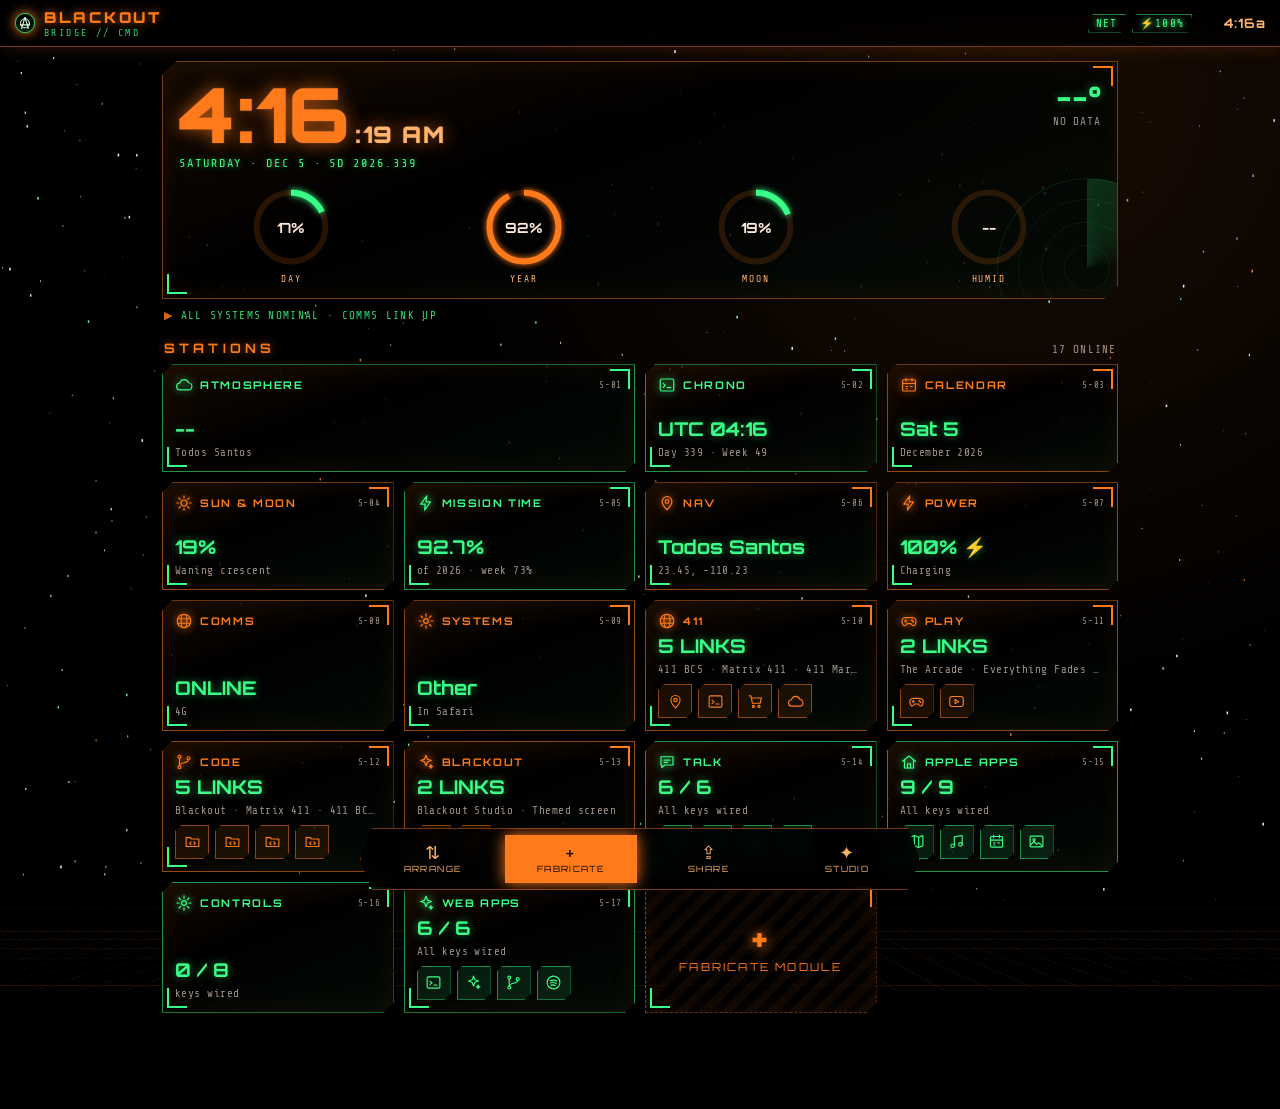
<file: index.html>
<!doctype html>
<html lang="en">
<head>
  <meta charset="utf-8" />
  <script>
    // Studio links (/#c=...) were made for the themed one-page screen: send them there.
    if (location.hash.indexOf("#c=") === 0) location.replace("/screen" + location.hash);
  </script>
  <meta name="viewport" content="width=device-width, initial-scale=1, viewport-fit=cover" />
  <meta name="theme-color" content="#000000" />
  <meta name="robots" content="noindex, nofollow" />
  <meta name="apple-mobile-web-app-capable" content="yes" />
  <meta name="mobile-web-app-capable" content="yes" />
  <meta name="apple-mobile-web-app-status-bar-style" content="black-translucent" />
  <meta name="apple-mobile-web-app-title" content="Blackout" />
  <meta name="format-detection" content="telephone=no" />
  <title>BLACKOUT // BRIDGE</title>
  <!-- share + install metadata -->
  <meta name="description" content="Blackout Bridge: a spaceship-bridge control center for your phone. Build your own modules right on the screen." />
  <link rel="canonical" href="https://matrix-blackout-orpin.vercel.app/" />
  <meta property="og:type" content="website" />
  <meta property="og:site_name" content="Matrix Blackout" />
  <meta property="og:url" content="https://matrix-blackout-orpin.vercel.app/" />
  <meta property="og:title" content="BLACKOUT // BRIDGE" />
  <meta property="og:description" content="Blackout Bridge: a spaceship-bridge control center for your phone. Build your own modules right on the screen." />
  <meta property="og:locale" content="en_US" />
  <meta property="og:locale:alternate" content="es_MX" />
  <meta property="og:image" content="https://matrix-blackout-orpin.vercel.app/og-image.jpg" />
  <meta property="og:image:type" content="image/jpeg" />
  <meta property="og:image:width" content="1200" />
  <meta property="og:image:height" content="630" />
  <meta property="og:image:alt" content="Blackout Bridge: a falling-code starship bridge for your phone" />
  <meta name="twitter:card" content="summary_large_image" />
  <meta name="twitter:title" content="BLACKOUT // BRIDGE" />
  <meta name="twitter:description" content="Blackout Bridge: a spaceship-bridge control center for your phone. Build your own modules right on the screen." />
  <meta name="twitter:image" content="https://matrix-blackout-orpin.vercel.app/og-image.jpg" />
  <!-- /share + install metadata -->
  <link rel="manifest" href="/manifest.json" />
  <link rel="icon" href="/matrix-icon.svg" type="image/svg+xml" />
  <link rel="icon" href="/favicon.ico" sizes="16x16 32x32 48x48" />
  <link rel="icon" href="/favicon-32.png" sizes="32x32" type="image/png" />
  <link rel="apple-touch-icon" href="/apple-touch-icon.png" sizes="180x180" />
  <link rel="preconnect" href="https://fonts.googleapis.com" />
  <link rel="preconnect" href="https://fonts.gstatic.com" crossorigin />
  <link href="https://fonts.googleapis.com/css2?family=Orbitron:wght@500;700;900&family=Share+Tech+Mono&display=swap" rel="stylesheet" />
  <link rel="stylesheet" href="/app.css" />
</head>
<body>
  <canvas id="space" aria-hidden="true"></canvas>
  <div class="grid-floor" aria-hidden="true"></div>
  <div class="sweep" aria-hidden="true"></div>

  <header class="hud-top">
    <div class="callsign">
      <img src="/matrix-icon.svg" alt="" width="22" height="22" />
      <div>
        <b id="ship-name">BLACKOUT</b>
        <small id="ship-sub">BRIDGE // CMD</small>
      </div>
    </div>
    <div class="hud-lights">
      <span class="light" id="net" aria-live="polite">NET</span>
      <span class="light" id="pwr">PWR</span>
      <span class="hud-clock" id="hud-clock">--:--</span>
    </div>
  </header>

  <main class="bridge" id="bridge">
    <section class="viewscreen panel" id="viewscreen" aria-label="Main viewscreen"></section>
    <p class="ticker" id="ticker" aria-live="off"></p>
    <div class="deck-head">
      <h2>STATIONS</h2>
      <span id="station-count"></span>
    </div>
    <div class="modules" id="modules"></div>
  </main>

  <nav class="dock" aria-label="Bridge controls">
    <button type="button" id="dock-edit" class="dock-btn" aria-pressed="false"><span>⇅</span>ARRANGE</button>
    <button type="button" id="dock-fab" class="dock-btn primary"><span>+</span>FABRICATE</button>
    <button type="button" id="dock-share" class="dock-btn"><span>⇪</span>SHARE</button>
    <a href="/build" class="dock-btn"><span>✦</span>STUDIO</a>
  </nav>

  <div class="sheet-backdrop" id="sheet-backdrop" hidden></div>
  <section class="sheet panel" id="sheet" role="dialog" aria-modal="true" aria-labelledby="sheet-title" hidden>
    <header class="sheet-head">
      <span class="sheet-icon" id="sheet-icon"></span>
      <h2 id="sheet-title"></h2>
      <div class="sheet-actions" id="sheet-actions"></div>
      <button type="button" class="icon-btn" id="sheet-close" aria-label="Close">✕</button>
    </header>
    <div class="sheet-body" id="sheet-body"></div>
  </section>

  <div class="toast" id="toast" role="status" aria-live="polite"></div>

  <noscript><p style="color:#ff7a1a;font-family:monospace;padding:16px">The bridge needs JavaScript turned on.</p></noscript>
  <script src="/themes.js"></script>
  <script src="/config.js"></script>
  <script src="/app.js"></script>
  <script src="/visit-counter.js" data-site="matrix-blackout" defer></script>
</body>
</html>
</file>
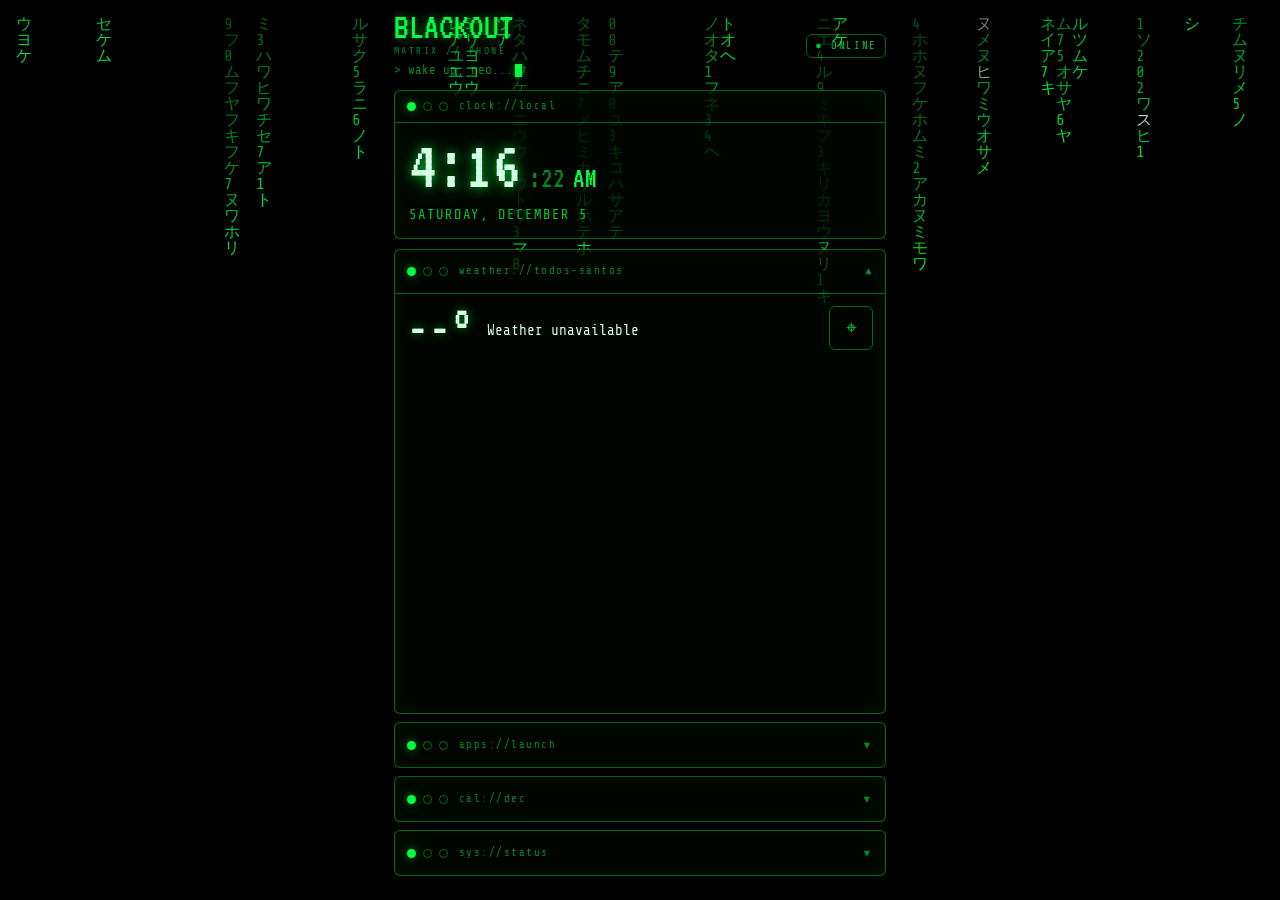
<file: screen.html>
<!doctype html>
<html lang="en">
<head>
  <meta charset="utf-8" />
  <meta name="viewport" content="width=device-width, initial-scale=1, maximum-scale=1, minimum-scale=1, user-scalable=no, viewport-fit=cover" />
  <meta name="theme-color" content="#000000" />
  <meta name="robots" content="noindex, nofollow" />
  <meta name="apple-mobile-web-app-capable" content="yes" />
  <meta name="mobile-web-app-capable" content="yes" />
  <meta name="apple-mobile-web-app-status-bar-style" content="black-translucent" />
  <meta name="apple-mobile-web-app-title" content="Blackout" />
  <title>MATRIX // BLACKOUT</title>
  <!-- share + install metadata -->
  <meta name="description" content="Matrix Blackout: a falling-code control screen for your phone." />
  <link rel="canonical" href="https://matrix-blackout-orpin.vercel.app/screen" />
  <meta property="og:type" content="website" />
  <meta property="og:site_name" content="Matrix Blackout" />
  <meta property="og:url" content="https://matrix-blackout-orpin.vercel.app/screen" />
  <meta property="og:title" content="MATRIX // BLACKOUT" />
  <meta property="og:description" content="Matrix Blackout: a falling-code control screen for your phone." />
  <meta property="og:locale" content="en_US" />
  <meta property="og:locale:alternate" content="es_MX" />
  <meta property="og:image" content="https://matrix-blackout-orpin.vercel.app/og-image.jpg" />
  <meta property="og:image:type" content="image/jpeg" />
  <meta property="og:image:width" content="1200" />
  <meta property="og:image:height" content="630" />
  <meta property="og:image:alt" content="Blackout Bridge: a falling-code starship bridge for your phone" />
  <meta name="twitter:card" content="summary_large_image" />
  <meta name="twitter:title" content="MATRIX // BLACKOUT" />
  <meta name="twitter:description" content="Matrix Blackout: a falling-code control screen for your phone." />
  <meta name="twitter:image" content="https://matrix-blackout-orpin.vercel.app/og-image.jpg" />
  <!-- /share + install metadata -->
  <link rel="manifest" href="/manifest.json" />
  <link rel="icon" href="/matrix-icon.svg" type="image/svg+xml" />
  <link rel="icon" href="/favicon.ico" sizes="16x16 32x32 48x48" />
  <link rel="icon" href="/favicon-32.png" sizes="32x32" type="image/png" />
  <link rel="apple-touch-icon" href="/apple-touch-icon.png" sizes="180x180" />
  <link rel="preconnect" href="https://fonts.googleapis.com" />
  <link rel="preconnect" href="https://fonts.gstatic.com" crossorigin />
  <link href="https://fonts.googleapis.com/css2?family=Share+Tech+Mono&family=VT323&display=swap" rel="stylesheet" />
  <link rel="stylesheet" href="/screen.css" />
</head>
<body>
  <noscript><p style="color:#35ff76;font-family:monospace;padding:16px">Blackout needs JavaScript turned on.</p></noscript>
  <script src="/themes.js"></script>
  <script src="/screen.js"></script>
  <script src="/visit-counter.js" data-site="matrix-blackout" data-hide="body" defer></script>
</body>
</html>
</file>
<file: app.css>
/* BLACKOUT // BRIDGE — a spaceship bridge on black: neon orange structure,
 * neon green live readouts, glowing cut-corner panels and HUD type. Mobile
 * first; the module grid widens on bigger screens. Safe areas pad for the
 * notch and the home bar. */

:root {
  --bg: #000;
  --orange: #ff7a1a;
  --orange-hi: #ffb36b;
  --orange-dim: rgb(255 122 26 / 0.45);
  --orange-faint: rgb(255 122 26 / 0.12);
  --green: #39ff88;
  --green-hi: #c8ffe0;
  --green-dim: rgb(57 255 136 / 0.5);
  --green-faint: rgb(57 255 136 / 0.1);
  --cyan: #2ef2ff;
  --red: #ff3b4e;
  --magenta: #ff3bd4;
  --text: #ffe9d6;
  --muted: rgb(255 233 214 / 0.62);
  --hud: "Orbitron", "Share Tech Mono", ui-monospace, monospace;
  --mono: "Share Tech Mono", ui-monospace, "SF Mono", Menlo, monospace;
  --cut: 14px;
  --safe-t: env(safe-area-inset-top, 0px);
  --safe-b: env(safe-area-inset-bottom, 0px);
  --safe-l: env(safe-area-inset-left, 0px);
  --safe-r: env(safe-area-inset-right, 0px);
  color-scheme: dark;
}

* { box-sizing: border-box; }

[hidden] { display: none !important; }

html, body {
  margin: 0;
  min-height: 100%;
  background: var(--bg);
  color: var(--text);
  font-family: var(--mono);
  -webkit-text-size-adjust: 100%;
  -webkit-tap-highlight-color: transparent;
  touch-action: manipulation;
}

body { overflow-x: hidden; }

button, input, select, textarea { font: inherit; color: inherit; }

a { color: var(--green); }

:focus-visible { outline: 2px solid var(--green); outline-offset: 2px; }

/* ---------- Space backdrop ---------- */
#space {
  position: fixed;
  inset: 0;
  width: 100%;
  height: 100%;
  z-index: 0;
}

.grid-floor {
  position: fixed;
  left: -50%;
  right: -50%;
  bottom: -10vh;
  height: 45vh;
  z-index: 0;
  background:
    linear-gradient(transparent 0 calc(100% - 1px), rgb(255 122 26 / 0.35) 0) 0 0 / 100% 36px,
    linear-gradient(90deg, transparent 0 calc(100% - 1px), rgb(255 122 26 / 0.3) 0) 0 0 / 48px 100%;
  transform: perspective(320px) rotateX(62deg);
  transform-origin: bottom;
  mask-image: linear-gradient(transparent, #000 70%);
  -webkit-mask-image: linear-gradient(transparent, #000 70%);
  opacity: 0.55;
  animation: floor 3s linear infinite;
  pointer-events: none;
}

@keyframes floor { to { background-position: 0 36px, 0 0; } }

.sweep {
  position: fixed;
  left: 0;
  right: 0;
  top: -20vh;
  height: 18vh;
  z-index: 1;
  pointer-events: none;
  background: linear-gradient(transparent, rgb(57 255 136 / 0.05), transparent);
  animation: sweep 7s linear infinite;
}

@keyframes sweep { to { transform: translateY(140vh); } }

/* ---------- Top HUD ---------- */
.hud-top {
  position: sticky;
  top: 0;
  z-index: 20;
  display: flex;
  align-items: center;
  justify-content: space-between;
  gap: 10px;
  padding: calc(var(--safe-t) + 8px) calc(var(--safe-r) + 14px) 8px calc(var(--safe-l) + 14px);
  background: linear-gradient(rgb(0 0 0 / 0.92), rgb(0 0 0 / 0.72));
  border-bottom: 1px solid var(--orange-dim);
  box-shadow: 0 0 18px rgb(255 122 26 / 0.18);
  backdrop-filter: blur(6px);
  -webkit-backdrop-filter: blur(6px);
}

.callsign { display: flex; align-items: center; gap: 8px; min-width: 0; }
.callsign img { filter: drop-shadow(0 0 6px var(--orange)); }
.callsign b {
  display: block;
  font-family: var(--hud);
  font-weight: 900;
  letter-spacing: 0.18em;
  font-size: 15px;
  color: var(--orange);
  text-shadow: 0 0 10px rgb(255 122 26 / 0.7);
}
.callsign small { display: block; font-size: 10px; letter-spacing: 0.24em; color: var(--green); opacity: 0.8; }

.hud-lights { display: flex; align-items: center; gap: 6px; font-size: 11px; }
.light {
  padding: 2px 7px;
  border: 1px solid var(--green-dim);
  color: var(--green);
  letter-spacing: 0.12em;
  text-shadow: 0 0 6px var(--green);
  clip-path: polygon(5px 0, 100% 0, calc(100% - 5px) 100%, 0 100%);
}
.light.off, .light.low { border-color: var(--red); color: var(--red); text-shadow: 0 0 6px var(--red); }
.light.dim { opacity: 0.4; }
.hud-clock { font-family: var(--hud); font-weight: 700; color: var(--orange-hi); letter-spacing: 0.08em; font-size: 13px; min-width: 5.2em; text-align: right; }

/* ---------- Panels ---------- */
.panel {
  position: relative;
  background:
    linear-gradient(160deg, rgb(255 122 26 / 0.08), rgb(0 0 0 / 0.55) 40%, rgb(57 255 136 / 0.04)),
    rgb(0 0 0 / 0.78);
  border: 1px solid var(--orange-dim);
  clip-path: polygon(var(--cut) 0, 100% 0, 100% calc(100% - var(--cut)), calc(100% - var(--cut)) 100%, 0 100%, 0 var(--cut));
  box-shadow: inset 0 0 28px rgb(255 122 26 / 0.07);
}
.panel::before, .panel::after {
  content: "";
  position: absolute;
  width: 18px;
  height: 18px;
  pointer-events: none;
}
.panel::before { top: 4px; right: 4px; border-top: 2px solid var(--orange); border-right: 2px solid var(--orange); }
.panel::after { bottom: 4px; left: 4px; border-bottom: 2px solid var(--green); border-left: 2px solid var(--green); }

/* ---------- Bridge layout ---------- */
.bridge {
  position: relative;
  z-index: 2;
  max-width: 980px;
  margin: 0 auto;
  padding: 14px calc(var(--safe-r) + 12px) calc(var(--safe-b) + 96px) calc(var(--safe-l) + 12px);
}

/* Viewscreen: the big readout at the top */
.viewscreen { padding: 16px 16px 14px; overflow: hidden; }
.vs-top > div:first-child { min-width: 0; }
.vs-top { display: flex; align-items: flex-start; justify-content: space-between; gap: 12px; }
.vs-time {
  font-family: var(--hud);
  font-weight: 900;
  font-size: clamp(38px, 12.5vw, 76px);
  white-space: nowrap;
  line-height: 0.95;
  color: var(--orange);
  text-shadow: 0 0 18px rgb(255 122 26 / 0.65), 0 0 2px #fff3;
  letter-spacing: 0.02em;
  font-variant-numeric: tabular-nums;
}
.vs-time small { font-size: 0.3em; white-space: nowrap; color: var(--orange-hi); margin-left: 4px; }
.vs-date { margin-top: 6px; color: var(--green); letter-spacing: 0.16em; font-size: 12px; text-transform: uppercase; text-shadow: 0 0 6px var(--green-dim); }
.vs-wx { text-align: right; min-width: 92px; }
.vs-wx .t { font-family: var(--hud); font-size: 30px; font-weight: 700; color: var(--green); text-shadow: 0 0 10px var(--green-dim); }
.vs-wx .c { font-size: 11px; color: var(--muted); letter-spacing: 0.08em; text-transform: uppercase; }
.vs-wx .ico { width: 34px; height: 34px; color: var(--green); filter: drop-shadow(0 0 6px var(--green)); }

.gauges { display: grid; grid-template-columns: repeat(4, 1fr); gap: 8px; margin-top: 14px; }
.gauge { position: relative; display: grid; place-items: center; text-align: center; }
.gauge svg { width: 100%; max-width: 86px; aspect-ratio: 1; transform: rotate(-90deg); }
.gauge circle { fill: none; stroke-width: 7; }
.gauge .track { stroke: rgb(255 122 26 / 0.15); }
.gauge .fill { stroke: var(--green); stroke-linecap: butt; filter: drop-shadow(0 0 4px var(--green)); transition: stroke-dashoffset 0.8s ease; }
.gauge.orange .fill { stroke: var(--orange); filter: drop-shadow(0 0 4px var(--orange)); }
.gauge .g-val { position: absolute; inset: 0; display: grid; place-items: center; font-family: var(--hud); font-weight: 700; font-size: 14px; color: var(--text); }
.gauge .g-lab { margin-top: 4px; font-size: 9.5px; letter-spacing: 0.2em; color: var(--orange-hi); }

.radar {
  position: absolute;
  right: -60px;
  bottom: -60px;
  width: 180px;
  height: 180px;
  border-radius: 50%;
  border: 1px solid rgb(57 255 136 / 0.18);
  background:
    repeating-radial-gradient(circle, transparent 0 22px, rgb(57 255 136 / 0.1) 22px 23px),
    conic-gradient(from 0deg, rgb(57 255 136 / 0.28), transparent 25%);
  animation: radar 5s linear infinite;
  pointer-events: none;
  opacity: 0.6;
}
@keyframes radar { to { transform: rotate(360deg); } }

.ticker {
  margin: 10px 2px 0;
  overflow: hidden;
  white-space: nowrap;
  text-overflow: ellipsis;
  font-size: 11px;
  letter-spacing: 0.12em;
  color: var(--green);
  opacity: 0.85;
}
.ticker::before { content: "▶ "; color: var(--orange); }

.deck-head { display: flex; align-items: baseline; justify-content: space-between; margin: 18px 2px 8px; }
.deck-head h2 { margin: 0; font-family: var(--hud); font-size: 13px; letter-spacing: 0.32em; color: var(--orange); text-shadow: 0 0 8px rgb(255 122 26 / 0.6); }
.deck-head span { font-size: 11px; color: var(--muted); letter-spacing: 0.1em; }

/* ---------- Module tiles ---------- */
.modules { display: grid; grid-template-columns: repeat(2, minmax(0, 1fr)); gap: 10px; }
@media (min-width: 640px) { .modules { grid-template-columns: repeat(3, minmax(0, 1fr)); } }
@media (min-width: 900px) { .modules { grid-template-columns: repeat(4, minmax(0, 1fr)); } }

.tile {
  --accent: var(--orange);
  --cut: 10px;
  display: flex;
  flex-direction: column;
  gap: 6px;
  min-height: 108px;
  padding: 11px 12px 12px;
  text-align: left;
  cursor: pointer;
  border-color: color-mix(in srgb, var(--accent) 55%, transparent);
  transition: transform 0.12s ease, box-shadow 0.2s ease;
}
.tile.wide { grid-column: span 2; }
.tile.tall { grid-row: span 2; }
.tile:active { transform: scale(0.98); }
.tile:hover { box-shadow: inset 0 0 30px color-mix(in srgb, var(--accent) 18%, transparent); }
.tile::before { border-color: var(--accent); }
.tile[data-accent="green"] { --accent: var(--green); }
.tile[data-accent="cyan"] { --accent: var(--cyan); }
.tile[data-accent="red"] { --accent: var(--red); }
.tile[data-accent="magenta"] { --accent: var(--magenta); }

.tile-head { display: flex; align-items: center; gap: 7px; min-width: 0; }
.tile-head .ico { width: 18px; height: 18px; flex: none; color: var(--accent); filter: drop-shadow(0 0 4px var(--accent)); }
.tile-title { min-width: 0; overflow: hidden; text-overflow: ellipsis; white-space: nowrap; font-family: var(--hud); font-size: 10.5px; font-weight: 700; letter-spacing: 0.16em; color: var(--accent); text-transform: uppercase; }
.tile-code { margin-left: auto; font-size: 9px; color: var(--muted); letter-spacing: 0.08em; }
.tile-read {
  margin-top: auto;
  font-family: var(--hud);
  font-weight: 700;
  font-size: 19px;
  line-height: 1.1;
  color: var(--green);
  text-shadow: 0 0 8px var(--green-dim);
  overflow-wrap: anywhere;
}
.tile-sub { font-size: 11px; color: var(--muted); letter-spacing: 0.04em; overflow: hidden; text-overflow: ellipsis; white-space: nowrap; }
.tile-quick { display: flex; flex-wrap: wrap; gap: 6px; margin-top: 2px; }
.tile-quick a, .tile-quick button {
  display: inline-grid;
  place-items: center;
  width: 34px;
  height: 34px;
  border: 1px solid color-mix(in srgb, var(--accent) 50%, transparent);
  background: color-mix(in srgb, var(--accent) 10%, transparent);
  color: var(--accent);
  clip-path: polygon(6px 0, 100% 0, 100% calc(100% - 6px), calc(100% - 6px) 100%, 0 100%, 0 6px);
}
.tile-quick .ico { width: 17px; height: 17px; }

.tile.fab-tile {
  --accent: var(--orange);
  align-items: center;
  justify-content: center;
  border-style: dashed;
  color: var(--orange);
  font-family: var(--hud);
  letter-spacing: 0.2em;
  font-size: 11px;
  background: repeating-linear-gradient(135deg, rgb(255 122 26 / 0.05) 0 8px, transparent 8px 16px), rgb(0 0 0 / 0.6);
}
.fab-tile b { font-size: 34px; line-height: 1; text-shadow: 0 0 14px var(--orange); }

/* Arrange mode */
.tile-edit { display: none; gap: 6px; margin-top: 4px; }
.arranging .tile-edit { display: flex; }
.arranging .tile { cursor: default; animation: jiggle 0.9s ease-in-out infinite; }
.arranging .tile:nth-child(2n) { animation-delay: -0.45s; }
@keyframes jiggle { 0%, 100% { transform: rotate(-0.4deg); } 50% { transform: rotate(0.4deg); } }
.tile-edit button {
  flex: 1;
  min-height: 32px;
  border: 1px solid var(--orange-dim);
  background: rgb(255 122 26 / 0.1);
  color: var(--orange-hi);
  font-size: 13px;
}
.tile.hidden-mod { opacity: 0.35; }

/* ---------- Dock ---------- */
.dock {
  position: fixed;
  left: 50%;
  bottom: calc(var(--safe-b) + 10px);
  z-index: 30;
  transform: translateX(-50%);
  display: flex;
  gap: 6px;
  padding: 6px;
  width: min(560px, calc(100% - 20px));
  background: rgb(0 0 0 / 0.88);
  border: 1px solid var(--orange-dim);
  box-shadow: 0 0 24px rgb(255 122 26 / 0.25), 0 10px 30px #000;
  clip-path: polygon(12px 0, calc(100% - 12px) 0, 100% 50%, calc(100% - 12px) 100%, 12px 100%, 0 50%);
  backdrop-filter: blur(8px);
  -webkit-backdrop-filter: blur(8px);
}
.dock-btn {
  flex: 1;
  display: flex;
  flex-direction: column;
  align-items: center;
  gap: 1px;
  min-height: 48px;
  justify-content: center;
  padding: 4px 2px;
  border: 1px solid transparent;
  background: none;
  color: var(--orange-hi);
  font-family: var(--hud);
  font-size: 8.5px;
  letter-spacing: 0.16em;
  text-decoration: none;
  cursor: pointer;
}
.dock-btn span { font-size: 18px; line-height: 1; font-family: var(--mono); }
.dock-btn.primary { color: #000; background: var(--orange); box-shadow: 0 0 16px var(--orange); }
.dock-btn[aria-pressed="true"] { color: var(--green); border-color: var(--green-dim); background: var(--green-faint); }

/* ---------- Sheet (module console) ---------- */
.sheet-backdrop { position: fixed; inset: 0; z-index: 40; background: rgb(0 0 0 / 0.6); backdrop-filter: blur(3px); -webkit-backdrop-filter: blur(3px); }
.sheet {
  --cut: 18px;
  position: fixed;
  z-index: 41;
  left: 50%;
  bottom: 0;
  transform: translateX(-50%);
  width: min(720px, 100%);
  max-height: calc(100% - var(--safe-t) - 28px);
  display: flex;
  flex-direction: column;
  background: rgb(4 2 0 / 0.97);
  animation: rise 0.22s ease-out;
}
@keyframes rise { from { transform: translate(-50%, 30px); opacity: 0; } }
.sheet-head {
  display: flex;
  align-items: center;
  gap: 8px;
  padding: 14px 14px 10px 16px;
  border-bottom: 1px solid var(--orange-dim);
}
.sheet-head h2 { flex: 1; min-width: 0; margin: 0; font-family: var(--hud); font-size: 14px; letter-spacing: 0.2em; color: var(--orange); text-transform: uppercase; overflow: hidden; text-overflow: ellipsis; white-space: nowrap; }
.sheet-icon .ico { width: 22px; height: 22px; color: var(--orange); filter: drop-shadow(0 0 5px var(--orange)); }
.sheet-actions { display: flex; gap: 6px; }
.sheet-body { overflow-y: auto; padding: 14px 16px calc(var(--safe-b) + 22px); -webkit-overflow-scrolling: touch; }

/* ---------- Controls inside panels ---------- */
.icon-btn {
  display: inline-grid;
  place-items: center;
  min-width: 36px;
  height: 36px;
  border: 1px solid var(--orange-dim);
  background: rgb(255 122 26 / 0.08);
  color: var(--orange-hi);
  cursor: pointer;
}
.btn {
  display: inline-flex;
  align-items: center;
  justify-content: center;
  gap: 7px;
  min-height: 42px;
  padding: 0 14px;
  border: 1px solid var(--green-dim);
  background: var(--green-faint);
  color: var(--green);
  font-family: var(--hud);
  font-size: 10.5px;
  font-weight: 700;
  letter-spacing: 0.14em;
  text-transform: uppercase;
  text-decoration: none;
  cursor: pointer;
  clip-path: polygon(8px 0, 100% 0, 100% calc(100% - 8px), calc(100% - 8px) 100%, 0 100%, 0 8px);
}
.btn .ico { width: 16px; height: 16px; }
.btn.ghost { border-color: var(--orange-dim); background: rgb(255 122 26 / 0.06); color: var(--orange-hi); }
.btn.solid { background: var(--orange); border-color: var(--orange); color: #000; box-shadow: 0 0 14px rgb(255 122 26 / 0.6); }
.btn.danger { border-color: var(--red); color: var(--red); background: rgb(255 59 78 / 0.08); }
.btn.small { min-height: 32px; padding: 0 10px; font-size: 9.5px; }
.btns { display: flex; flex-wrap: wrap; gap: 8px; margin-top: 12px; }

.kv { display: flex; justify-content: space-between; gap: 12px; padding: 7px 0; border-bottom: 1px dashed rgb(255 122 26 / 0.18); font-size: 13px; }
.kv span { color: var(--muted); }
.kv b { color: var(--green); font-weight: 400; text-align: right; }
.bar { height: 6px; margin: 2px 0 6px; background: rgb(255 122 26 / 0.15); }
.bar i { display: block; height: 100%; background: var(--green); box-shadow: 0 0 8px var(--green); }
.note { color: var(--muted); font-size: 12.5px; line-height: 1.5; }
.ph { margin: 6px 0; padding: 10px 12px; border: 1px dashed var(--orange-dim); }
.ph b { display: block; color: var(--orange-hi); font-weight: 400; }
.ph p { margin: 4px 0 0; color: var(--muted); font-size: 12px; line-height: 1.45; }
.tag { display: inline-block; padding: 1px 6px; font-size: 9px; letter-spacing: 0.14em; text-transform: uppercase; color: var(--orange); border: 1px solid var(--orange-dim); }
.ico { width: 20px; height: 20px; fill: none; stroke: currentColor; stroke-width: 1.6; stroke-linecap: round; stroke-linejoin: round; }

.field { display: block; margin: 12px 0; }
.field > span { display: block; margin-bottom: 5px; font-family: var(--hud); font-size: 9.5px; letter-spacing: 0.2em; color: var(--orange-hi); text-transform: uppercase; }
.input, .field input:not([type="checkbox"]):not([type="color"]), .field select, .field textarea {
  width: 100%;
  min-height: 42px;
  padding: 8px 10px;
  border: 1px solid var(--orange-dim);
  background: rgb(255 122 26 / 0.05);
  color: var(--text);
  border-radius: 0;
}
.field textarea { min-height: 160px; resize: vertical; line-height: 1.5; }
.row-inline { display: flex; gap: 8px; align-items: center; }
.row-inline > * { min-width: 0; }

/* Weather detail */
.wx-place { color: var(--orange-hi); letter-spacing: 0.1em; font-size: 12px; text-transform: uppercase; }
.wx-now { display: flex; align-items: center; gap: 12px; margin: 10px 0; }
.wx-now .ico { width: 44px; height: 44px; color: var(--green); filter: drop-shadow(0 0 6px var(--green)); }
.wx-temp { font-family: var(--hud); font-size: 44px; font-weight: 900; color: var(--green); text-shadow: 0 0 12px var(--green-dim); }
.wx-cond b { display: block; color: var(--text); font-weight: 400; }
.wx-cond span { color: var(--muted); font-size: 12px; }
.wx-days { list-style: none; margin: 12px 0 0; padding: 0; }
.wx-days li { display: grid; grid-template-columns: 3em 22px 1fr 3em 6.5em; gap: 8px; align-items: center; padding: 7px 0; border-bottom: 1px dashed rgb(255 122 26 / 0.18); font-size: 12.5px; }
.wx-days .ico { width: 18px; height: 18px; color: var(--green); }
.wx-days .d { color: var(--orange-hi); }
.wx-days .c { color: var(--muted); overflow: hidden; text-overflow: ellipsis; white-space: nowrap; }
.wx-days .p { color: var(--cyan); text-align: right; }
.wx-days .t { text-align: right; }
.wx-status { margin-top: 10px; font-size: 11px; color: var(--muted); }

/* Calendar */
.cal-head { display: flex; align-items: center; justify-content: space-between; gap: 8px; }
.cal-title { font-family: var(--hud); letter-spacing: 0.14em; color: var(--orange); font-size: 13px; text-transform: uppercase; }
.cal { display: grid; grid-template-columns: repeat(7, 1fr); gap: 4px; margin-top: 10px; text-align: center; font-size: 13px; }
.cal .dow { color: var(--orange-hi); font-size: 10px; letter-spacing: 0.1em; }
.cal .day { padding: 8px 0; border: 1px solid rgb(255 122 26 / 0.12); }
.cal .today { background: var(--green); color: #000; border-color: var(--green); box-shadow: 0 0 12px var(--green); }

/* Links and keys */
.links { list-style: none; margin: 0; padding: 0; display: grid; gap: 8px; }
.link-row {
  display: flex;
  align-items: center;
  gap: 10px;
  width: 100%;
  padding: 10px 12px;
  border: 1px solid rgb(255 122 26 / 0.3);
  background: rgb(255 122 26 / 0.04);
  color: var(--text);
  text-decoration: none;
  text-align: left;
}
.link-row .ico { color: var(--green); flex: none; }
.link-row b { display: block; font-weight: 400; }
.link-row small { display: block; color: var(--muted); font-size: 11px; overflow: hidden; text-overflow: ellipsis; white-space: nowrap; }
.link-row .go { margin-left: auto; color: var(--orange); }
.link-row.unset { opacity: 0.6; }
.keys { display: grid; grid-template-columns: repeat(3, 1fr); gap: 8px; }
.key {
  display: flex;
  flex-direction: column;
  align-items: center;
  justify-content: center;
  gap: 6px;
  min-height: 84px;
  padding: 8px 4px;
  border: 1px solid var(--green-dim);
  background: var(--green-faint);
  color: var(--green);
  text-decoration: none;
  text-align: center;
  font-size: 11px;
  letter-spacing: 0.06em;
  clip-path: polygon(10px 0, 100% 0, 100% calc(100% - 10px), calc(100% - 10px) 100%, 0 100%, 0 10px);
  cursor: pointer;
}
.key .ico { width: 26px; height: 26px; filter: drop-shadow(0 0 5px var(--green)); }
.key.unset { border-color: var(--orange-dim); color: var(--orange-hi); background: rgb(255 122 26 / 0.05); }
.key-tag { font-size: 8.5px; color: var(--muted); letter-spacing: 0.14em; text-transform: uppercase; }

/* User modules */
.big-read { font-family: var(--hud); font-weight: 900; font-size: clamp(42px, 14vw, 72px); color: var(--green); text-align: center; text-shadow: 0 0 16px var(--green-dim); font-variant-numeric: tabular-nums; margin: 10px 0; }
.checks { list-style: none; margin: 0; padding: 0; }
.checks li { display: flex; align-items: center; gap: 10px; padding: 9px 0; border-bottom: 1px dashed rgb(255 122 26 / 0.18); }
.checks input { width: 22px; height: 22px; accent-color: var(--green); }
.checks li.done span { text-decoration: line-through; color: var(--muted); }
.checks li span { flex: 1; overflow-wrap: anywhere; }
.web-frame { width: 100%; height: 62vh; border: 1px solid var(--orange-dim); background: #000; }

/* Fabricator */
.templates { display: grid; grid-template-columns: repeat(2, minmax(0, 1fr)); gap: 8px; }
@media (min-width: 560px) { .templates { grid-template-columns: repeat(3, minmax(0, 1fr)); } }
.template {
  --cut: 10px;
  display: flex;
  flex-direction: column;
  gap: 4px;
  padding: 12px;
  text-align: left;
  cursor: pointer;
  color: var(--text);
}
.template .ico { width: 24px; height: 24px; color: var(--green); filter: drop-shadow(0 0 5px var(--green)); }
.template b { font-family: var(--hud); font-size: 11px; letter-spacing: 0.14em; color: var(--orange); text-transform: uppercase; }
.template small { color: var(--muted); font-size: 11.5px; line-height: 1.35; }
.icon-pick { display: flex; flex-wrap: wrap; gap: 6px; max-height: 128px; overflow-y: auto; padding: 2px; }
.icon-pick button { display: grid; place-items: center; width: 38px; height: 38px; border: 1px solid rgb(255 122 26 / 0.25); background: none; color: var(--orange-hi); cursor: pointer; }
.icon-pick button[aria-pressed="true"] { border-color: var(--green); color: var(--green); background: var(--green-faint); box-shadow: 0 0 10px var(--green-dim); }
.swatches { display: flex; gap: 8px; }
.swatches button { width: 38px; height: 38px; border: 2px solid transparent; cursor: pointer; clip-path: polygon(7px 0, 100% 0, 100% calc(100% - 7px), calc(100% - 7px) 100%, 0 100%, 0 7px); }
.swatches button[aria-pressed="true"] { border-color: #fff; box-shadow: 0 0 12px currentColor; }
.items-edit { display: grid; gap: 8px; }
.item-row { display: grid; grid-template-columns: 1fr 1.4fr auto; gap: 6px; padding: 8px; border: 1px solid rgb(255 122 26 / 0.22); }
.item-row .icon-sel { grid-column: 1 / 3; }
.seg { display: flex; border: 1px solid var(--orange-dim); }
.seg button { flex: 1; min-height: 38px; background: none; border: 0; border-right: 1px solid var(--orange-dim); color: var(--orange-hi); font-size: 11px; letter-spacing: 0.1em; cursor: pointer; }
.seg button:last-child { border-right: 0; }
.seg button[aria-pressed="true"] { background: var(--orange); color: #000; }

/* ---------- Toast ---------- */
.toast {
  position: fixed;
  left: 50%;
  bottom: calc(var(--safe-b) + 84px);
  z-index: 60;
  max-width: min(92vw, 520px);
  padding: 10px 14px;
  transform: translate(-50%, 20px);
  opacity: 0;
  pointer-events: none;
  background: #000;
  border: 1px solid var(--green);
  color: var(--green);
  font-size: 12.5px;
  line-height: 1.45;
  box-shadow: 0 0 18px rgb(57 255 136 / 0.35);
  transition: opacity 0.2s, transform 0.2s;
}
.toast.show { opacity: 1; transform: translate(-50%, 0); }

@media (prefers-reduced-motion: reduce) {
  .grid-floor, .sweep, .radar, .arranging .tile, .sheet { animation: none; }
  .gauge .fill { transition: none; }
}

/* ---------- Bridge color schemes (SHARE → Scheme) ----------
   The default is orange structure + green readouts. Each scheme re-points
   the same variables, so every panel, tile and gauge follows. */
:root[data-scheme="ice"] { --orange: #2ef2ff; --orange-hi: #a8f9ff; --orange-dim: rgb(46 242 255 / 0.45); --orange-faint: rgb(46 242 255 / 0.12); --green: #ff3bd4; --green-hi: #ffc2f2; --green-dim: rgb(255 59 212 / 0.5); --green-faint: rgb(255 59 212 / 0.1); --text: #e6fbff; }
:root[data-scheme="alert"] { --orange: #ff3b4e; --orange-hi: #ff9aa4; --orange-dim: rgb(255 59 78 / 0.5); --orange-faint: rgb(255 59 78 / 0.12); --green: #ffd23f; --green-hi: #fff2c2; --green-dim: rgb(255 210 63 / 0.5); --green-faint: rgb(255 210 63 / 0.1); --text: #ffe6e8; }
:root[data-scheme="phosphor"] { --orange: #00ff41; --orange-hi: #b6ffc8; --orange-dim: rgb(0 255 65 / 0.45); --orange-faint: rgb(0 255 65 / 0.1); --green: #d4ffe4; --green-hi: #ffffff; --green-dim: rgb(212 255 228 / 0.5); --green-faint: rgb(212 255 228 / 0.08); --text: #d4ffe4; }
:root[data-scheme="amber"] { --orange: #ffb000; --orange-hi: #ffe2a8; --orange-dim: rgb(255 176 0 / 0.45); --orange-faint: rgb(255 176 0 / 0.1); --green: #fff4dc; --green-hi: #ffffff; --green-dim: rgb(255 244 220 / 0.45); --green-faint: rgb(255 244 220 / 0.08); --text: #ffe2a8; }
:root[data-scheme="alert"] .sweep { background: linear-gradient(transparent, rgb(255 59 78 / 0.12), transparent); animation-duration: 2.4s; }
</file>
<file: screen.css>
/* BLACKOUT — phone home screen. One layout; each theme (data-theme on
 * <html>, set by screen.js) supplies its colors, type and panel style. Matrix
 * is the base: green on black, terminal panels, VT323 / Share Tech Mono. */
:root {
  --bg: #000;
  --accent: #00ff41;
  --accent-rgb: 0, 255, 65;
  --text: rgba(0, 255, 65, 0.78);
  --dim: rgba(0, 255, 65, 0.55);
  --faint: rgba(0, 255, 65, 0.3);
  --bright: #d4ffe4;
  --on-accent: #002b0c;
  --red: #ff3b3b;
  --panel: rgba(0, 8, 2, 0.74);
  --line: rgba(0, 255, 65, 0.4);
  --glow: 0 0 10px rgba(0, 255, 65, 0.55);
  --text-glow: 0 0 12px rgba(0, 255, 65, 0.7), 0 0 28px rgba(0, 255, 65, 0.3);
  --ico-bg: rgba(0, 18, 5, 0.85);
  --radius: 6px;
  --ico-radius: 14px;
  --bar-case: none;
  --bar-size: 0.66rem;
  --bar-track: 0.14em;
  --mono: "Share Tech Mono", ui-monospace, "Courier New", monospace;
  --display: "VT323", "Share Tech Mono", ui-monospace, monospace;
  --display-weight: 400;
  --clock-size: 4.4rem;
  --safe-t: env(safe-area-inset-top, 0px);
  --safe-b: env(safe-area-inset-bottom, 0px);
  --safe-l: env(safe-area-inset-left, 0px);
  --safe-r: env(safe-area-inset-right, 0px);
}

/* Wild West: desert sunset, wanted-poster type, brass and rope. */
[data-theme="western"] {
  --bg: #1b0b06;
  --accent: #f2b544;
  --accent-rgb: 242, 181, 68;
  --text: #f1dcb4;
  --dim: rgba(241, 220, 180, 0.72);
  --faint: rgba(241, 220, 180, 0.38);
  --bright: #fff3dc;
  --on-accent: #2a140b;
  --panel: rgba(42, 20, 11, 0.86);
  --line: rgba(242, 181, 68, 0.55);
  --glow: 0 0 10px rgba(242, 181, 68, 0.35);
  --text-glow: 0 2px 0 #2a140b, 0 0 18px rgba(242, 181, 68, 0.35);
  --ico-bg: rgba(60, 30, 14, 0.92);
  --radius: 10px;
  --ico-radius: 50%;
  --bar-size: 0.82rem;
  --bar-track: 0.06em;
  --mono: "Bitter", Georgia, serif;
  --display: "Rye", Georgia, serif;
  --clock-size: 3.6rem;
}
[data-theme="western"] .panel { border-style: double; border-width: 4px; }
[data-theme="western"] .term-bar { font-family: var(--display); color: var(--accent); }

/* Deep Space: cold blues and violet, mission-control readouts. */
[data-theme="space"] {
  --bg: #03040c;
  --accent: #7cc4ff;
  --accent-rgb: 124, 196, 255;
  --text: #cfe3ff;
  --dim: rgba(207, 227, 255, 0.66);
  --faint: rgba(207, 227, 255, 0.34);
  --bright: #ffffff;
  --on-accent: #03101f;
  --panel: rgba(8, 12, 30, 0.72);
  --line: rgba(124, 196, 255, 0.35);
  --glow: 0 0 12px rgba(124, 196, 255, 0.45);
  --text-glow: 0 0 16px rgba(124, 196, 255, 0.6), 0 0 34px rgba(201, 182, 255, 0.35);
  --ico-bg: rgba(10, 16, 40, 0.85);
  --radius: 4px;
  --ico-radius: 12px;
  --bar-case: uppercase;
  --bar-size: 0.62rem;
  --bar-track: 0.24em;
  --mono: "Exo 2", system-ui, sans-serif;
  --display: "Orbitron", "Exo 2", sans-serif;
  --display-weight: 500;
  --clock-size: 3.4rem;
}
html[data-theme="space"] { background: radial-gradient(ellipse at 70% 10%, #1a1440 0, #03040c 55%) fixed; }
[data-theme="space"] .panel { clip-path: polygon(0 0, calc(100% - 12px) 0, 100% 12px, 100% 100%, 12px 100%, 0 calc(100% - 12px)); }
[data-theme="space"] .term-bar { color: var(--accent); }

/* Synthwave: magenta and cyan neon on deep purple. */
[data-theme="synthwave"] {
  --bg: #12002a;
  --accent: #ff2bd6;
  --accent-rgb: 255, 43, 214;
  --text: #ffd6f6;
  --dim: rgba(255, 214, 246, 0.7);
  --faint: rgba(255, 214, 246, 0.38);
  --bright: #22e4ff;
  --on-accent: #1a0030;
  --panel: rgba(26, 0, 48, 0.74);
  --line: rgba(255, 43, 214, 0.55);
  --glow: 0 0 12px rgba(255, 43, 214, 0.6);
  --text-glow: 0 0 10px rgba(34, 228, 255, 0.8), 0 0 30px rgba(255, 43, 214, 0.5);
  --ico-bg: rgba(40, 0, 70, 0.85);
  --radius: 8px;
  --ico-radius: 10px;
  --bar-size: 0.78rem;
  --bar-track: 0.12em;
  --mono: "Rajdhani", system-ui, sans-serif;
  --display: "Audiowide", "Rajdhani", sans-serif;
  --clock-size: 3.6rem;
}
[data-theme="synthwave"] .term-bar { color: #22e4ff; font-weight: 700; }

/* Baja Beach: teal water, warm sand, round friendly type. */
[data-theme="ocean"] {
  --bg: #032530;
  --accent: #ffd166;
  --accent-rgb: 255, 209, 102;
  --text: #e9fbff;
  --dim: rgba(233, 251, 255, 0.74);
  --faint: rgba(233, 251, 255, 0.4);
  --bright: #ffffff;
  --on-accent: #03303b;
  --panel: rgba(3, 48, 60, 0.62);
  --line: rgba(255, 255, 255, 0.22);
  --glow: 0 0 0 rgba(0, 0, 0, 0);
  --text-glow: 0 2px 12px rgba(0, 0, 0, 0.35);
  --ico-bg: rgba(255, 255, 255, 0.12);
  --radius: 18px;
  --ico-radius: 16px;
  --bar-size: 0.86rem;
  --bar-track: 0.01em;
  --mono: "Nunito", system-ui, sans-serif;
  --display: "Fredoka", "Nunito", sans-serif;
  --display-weight: 600;
  --clock-size: 3.8rem;
}
[data-theme="ocean"] .panel { -webkit-backdrop-filter: blur(10px); backdrop-filter: blur(10px); }
[data-theme="ocean"] .term-bar { font-weight: 800; color: var(--bright); }

/* Minimal: quiet dark glass, no effects. */
[data-theme="minimal"] {
  --bg: #0b0b10;
  --accent: #ffffff;
  --accent-rgb: 255, 255, 255;
  --text: rgba(255, 255, 255, 0.86);
  --dim: rgba(255, 255, 255, 0.6);
  --faint: rgba(255, 255, 255, 0.3);
  --bright: #ffffff;
  --on-accent: #0b0b10;
  --panel: rgba(255, 255, 255, 0.06);
  --line: rgba(255, 255, 255, 0.12);
  --glow: 0 0 0 rgba(0, 0, 0, 0);
  --text-glow: none;
  --ico-bg: rgba(255, 255, 255, 0.08);
  --radius: 18px;
  --ico-radius: 15px;
  --bar-size: 0.82rem;
  --bar-track: 0;
  --mono: "Inter", system-ui, sans-serif;
  --display: "Inter", system-ui, sans-serif;
  --display-weight: 600;
  --clock-size: 3.8rem;
}
html[data-theme="minimal"] { background: radial-gradient(circle at 20% 0%, #23233a 0, transparent 45%), radial-gradient(circle at 100% 80%, #1a2a33 0, transparent 50%), #0b0b10; }
[data-theme="minimal"] .panel { -webkit-backdrop-filter: blur(16px); backdrop-filter: blur(16px); }
[data-theme="minimal"] .term-bar { font-weight: 600; color: var(--dim); }

/* Dots and scanlines are the Matrix terminal's alone. */
html:not([data-theme="matrix"]) .dot,
html:not([data-theme="matrix"]) #scan { display: none; }
html:not([data-theme="matrix"]) .term-bar .label { margin-left: 0; }

* { box-sizing: border-box; -webkit-tap-highlight-color: transparent; }
html { -webkit-text-size-adjust: 100%; background: var(--bg); height: 100%; overflow: hidden; touch-action: manipulation; }
body {
  margin: 0; height: 100vh; height: 100dvh; overflow: hidden; touch-action: manipulation;
  background: transparent; color: var(--accent); /* html stays dark; a body fill would cover the background */
  font-family: var(--mono); line-height: 1.4;
  -webkit-font-smoothing: antialiased;
  -webkit-user-select: none; user-select: none;
}
a { color: inherit; }
a:focus-visible, button:focus-visible { outline: 2px solid var(--bright); outline-offset: 2px; }

/* Background effect + scanlines */
#rain { position: fixed; inset: 0; z-index: -2; pointer-events: none; }
html[data-theme="matrix"] #rain { background: #000; }
#scan {
  position: fixed; inset: 0; z-index: -1; pointer-events: none;
  background: repeating-linear-gradient(0deg, transparent 0 2px, rgba(0, 0, 0, 0.2) 3px);
}

.home {
  max-width: 520px; margin: 0 auto;
  padding: calc(10px + var(--safe-t)) calc(14px + var(--safe-r)) calc(24px + var(--safe-b)) calc(14px + var(--safe-l));
  height: 100vh; height: 100dvh; overflow: hidden;
  display: flex; flex-direction: column; gap: 10px;
}

/* Accordion: the clock stays; the rest fold, one open at a time, filling what is left */
.acc { flex: 1; min-height: 0; display: flex; flex-direction: column; gap: 8px; }
.acc .panel { flex: 0 0 auto; min-height: 0; padding: 0; display: flex; flex-direction: column; }
.acc .panel.open { flex: 1 1 auto; }
.acc .term-bar { margin: 0; padding: 0 12px; min-height: 44px; cursor: pointer; border-bottom: 0; }
.acc .panel.open .term-bar { border-bottom: 1px solid var(--line); }
.acc .chev { transition: transform 0.15s ease; font-size: 1rem; }
.acc .panel.open .chev { transform: rotate(180deg); }
.acc-body { display: none; padding: 12px; min-height: 0; overflow-y: auto; -webkit-overflow-scrolling: touch; }
.acc .panel.open .acc-body { display: block; flex: 1; }
.clock { flex: 0 0 auto; }

/* Brand bar (tap the name to customize) */
.brand { display: flex; align-items: flex-end; justify-content: space-between; gap: 10px; }
.brand-name { background: none; border: 0; padding: 0; margin: 0; text-align: left; color: inherit; font: inherit; cursor: pointer; min-width: 0; }
.brand b { display: block; font-family: var(--display); font-weight: var(--display-weight); font-size: 2.3rem; line-height: 0.95; text-shadow: var(--glow); color: var(--accent); white-space: nowrap; overflow: hidden; text-overflow: ellipsis; }
.brand small { display: block; font-size: 0.6rem; letter-spacing: 0.26em; color: var(--dim); text-transform: uppercase; }
.net {
  flex: 0 0 auto;
  font-size: 0.66rem; letter-spacing: 0.16em; text-transform: uppercase;
  padding: 4px 8px; border: 1px solid var(--line); border-radius: var(--radius); color: var(--text);
}
.net::before { content: "● "; }
.net.off { color: #ffdede; border-color: rgba(255, 59, 59, 0.6); }
.boot { margin: -6px 0 0; font-size: 0.78rem; color: var(--dim); min-height: 1.2em; }
.cursor { display: inline-block; width: 0.55em; height: 1.05em; margin-left: 2px; vertical-align: text-bottom; background: var(--accent); box-shadow: var(--glow); animation: blink 1s steps(2, start) infinite; }
@keyframes blink { to { visibility: hidden; } }

/* Panels (widgets) */
.panel {
  background: var(--panel); border: 1px solid var(--line); border-radius: var(--radius);
  box-shadow: inset 0 0 22px rgba(var(--accent-rgb), 0.05);
  padding: 14px;
}
.term-bar {
  display: flex; align-items: center; gap: 7px; margin: -14px -14px 12px; padding: 8px 12px;
  border-bottom: 1px solid var(--line); font-size: var(--bar-size); letter-spacing: var(--bar-track); text-transform: var(--bar-case); color: var(--dim);
}
.term-bar .label { margin-left: 4px; flex: 1; white-space: nowrap; overflow: hidden; text-overflow: ellipsis; }
.dot { width: 9px; height: 9px; border-radius: 50%; border: 1px solid var(--line); display: inline-block; flex: 0 0 auto; }
.dot.on { background: var(--accent); border-color: transparent; box-shadow: var(--glow); }

/* Clock */
.clock-time { display: flex; align-items: baseline; gap: 8px; white-space: nowrap; }
.clock-time .hm { font-family: var(--display); font-weight: var(--display-weight); font-size: var(--clock-size); line-height: 0.9; color: var(--bright); text-shadow: var(--text-glow); }
.clock-time .ap { font-family: var(--display); font-size: 1.6rem; color: var(--accent); }
.clock-time .sec { font-family: var(--display); font-size: 1.6rem; color: var(--dim); }
.clock-date { margin-top: 6px; font-size: 0.86rem; letter-spacing: 0.14em; color: var(--text); text-transform: uppercase; }
html[data-theme="matrix"] .clock-time .ap,
html[data-theme="matrix"] .clock-time .sec { font-size: 1.8rem; }

/* Weather */
.wx-now { display: flex; align-items: center; gap: 14px; }
.wx-temp { font-family: var(--display); font-weight: var(--display-weight); font-size: 3rem; line-height: 0.95; color: var(--bright); text-shadow: var(--glow); white-space: nowrap; }
html[data-theme="matrix"] .wx-temp { font-size: 3.4rem; line-height: 0.9; }
.wx-desc { flex: 1; min-width: 0; font-size: 0.9rem; color: var(--bright); }
.wx-desc small { display: block; color: var(--dim); font-size: 0.74rem; margin-top: 2px; }
.wx-days { display: grid; grid-template-columns: repeat(4, 1fr); gap: 6px; margin-top: 12px; }
.wx-day { border: 1px solid var(--faint); border-radius: calc(var(--radius) * 0.7); padding: 6px 4px; text-align: center; font-size: 0.7rem; color: var(--dim); }
.wx-day b { display: block; color: var(--bright); font-weight: 400; letter-spacing: 0.1em; }
.wx-day span { display: block; color: var(--text); }
.locate {
  align-self: flex-start; min-width: 44px; min-height: 44px; padding: 0; border-radius: var(--radius);
  border: 1px solid var(--line); background: transparent; color: var(--text);
  font: 1.2rem var(--mono); cursor: pointer;
}

/* App launcher */
.apps { list-style: none; margin: 0; padding: 0; display: grid; grid-template-columns: repeat(5, 1fr); gap: 10px 4px; }
.app {
  display: flex; flex-direction: column; align-items: center; gap: 6px; width: 100%;
  min-height: 44px; text-decoration: none; color: var(--text);
  background: none; border: 0; padding: 0; font: inherit; cursor: pointer;
}
.app .ico {
  width: 46px; height: 46px; border-radius: var(--ico-radius); display: grid; place-items: center;
  background: var(--ico-bg); border: 1px solid var(--line);
  box-shadow: inset 0 0 16px rgba(var(--accent-rgb), 0.1), 0 0 10px rgba(var(--accent-rgb), 0.12);
  transition: transform 0.12s ease, background 0.12s ease, box-shadow 0.12s ease;
}
.app .ico svg { width: 26px; height: 26px; fill: none; stroke: var(--accent); stroke-width: 1.6; stroke-linecap: round; stroke-linejoin: round; filter: drop-shadow(0 0 3px rgba(var(--accent-rgb), 0.8)); }
html[data-theme="ocean"] .app .ico svg,
html[data-theme="minimal"] .app .ico svg { filter: none; }
.app:active .ico { transform: scale(0.92); background: rgba(var(--accent-rgb), 0.2); box-shadow: var(--glow); }
.app .lbl { font-size: 0.6rem; letter-spacing: 0.03em; text-align: center; line-height: 1.15; max-width: 62px; }
html:not([data-theme="matrix"]) .app .lbl { font-size: 0.66rem; }

/* Calendar */
.cal { width: 100%; border-collapse: collapse; table-layout: fixed; font-size: 0.72rem; text-align: center; }
.cal th { color: var(--faint); font-weight: 400; padding-bottom: 4px; }
.cal td { color: var(--text); padding: 2px 0; }
.cal td.today { background: var(--accent); color: var(--on-accent); border-radius: 3px; box-shadow: var(--glow); }
.cal-link { display: block; text-decoration: none; }

/* Status */
.sys { list-style: none; margin: 0; padding: 0; font-size: 0.72rem; }
.sys li + li { margin-top: 7px; }
.sys .k { display: flex; justify-content: space-between; color: var(--dim); letter-spacing: 0.1em; }
.sys .k b { color: var(--bright); font-weight: 400; }
.bar { height: 6px; margin-top: 3px; border: 1px solid var(--faint); border-radius: 2px; overflow: hidden; }
.bar i { display: block; height: 100%; background: var(--accent); box-shadow: var(--glow); }
.moon { font-family: var(--display); font-size: 1.15rem; color: var(--bright); line-height: 1.1; }

/* Sheets: folders and Customize */
.sheet { position: fixed; inset: 0; z-index: 30; background: rgba(0, 0, 0, 0.9); overflow-y: auto; }
.sheet[hidden] { display: none; }
.sheet-inner {
  max-width: 520px; margin: 0 auto; min-height: 100%;
  padding: calc(12px + var(--safe-t)) calc(14px + var(--safe-r)) calc(24px + var(--safe-b)) calc(14px + var(--safe-l));
}
.sheet-bar { display: flex; align-items: center; gap: 10px; margin-bottom: 14px; }
.sheet-bar h2 { margin: 0; white-space: nowrap; overflow: hidden; text-overflow: ellipsis; font-family: var(--display); font-weight: var(--display-weight); font-size: 2rem; color: var(--accent); text-shadow: var(--glow); }
.back {
  min-width: 44px; min-height: 44px; border-radius: var(--radius);
  background: transparent; border: 1px solid var(--accent); color: var(--accent);
  font: inherit; font-size: 1.2rem; cursor: pointer;
}
.back:active { background: var(--accent); color: var(--on-accent); }
.repos { list-style: none; margin: 0; padding: 0; display: grid; gap: 10px; }
.repo {
  display: flex; flex-direction: column; gap: 4px; padding: 14px; min-height: 56px; text-decoration: none;
  background: var(--panel); border: 1px solid var(--line); border-radius: var(--radius);
}
.repo:active { background: rgba(var(--accent-rgb), 0.15); box-shadow: var(--glow); }
.repo .code { font-size: 0.66rem; letter-spacing: 0.2em; color: var(--faint); }
.repo .name { font-family: var(--display); font-weight: var(--display-weight); font-size: 1.5rem; line-height: 1.05; color: var(--bright); }
html[data-theme="matrix"] .repo .name { font-size: 1.8rem; line-height: 1; }
.repo .desc { font-size: 0.78rem; color: var(--dim); word-break: break-word; }

@media (max-width: 359px) {
  .clock-time .hm { font-size: calc(var(--clock-size) * 0.9); }
  .app .ico { width: 42px; height: 42px; }
  .panel { padding: 12px; }
  .term-bar { margin: -12px -12px 10px; }
}
@media (prefers-reduced-motion: reduce) {
  .cursor { animation: none; }
  .app .ico { transition: none; }
}
</file>
